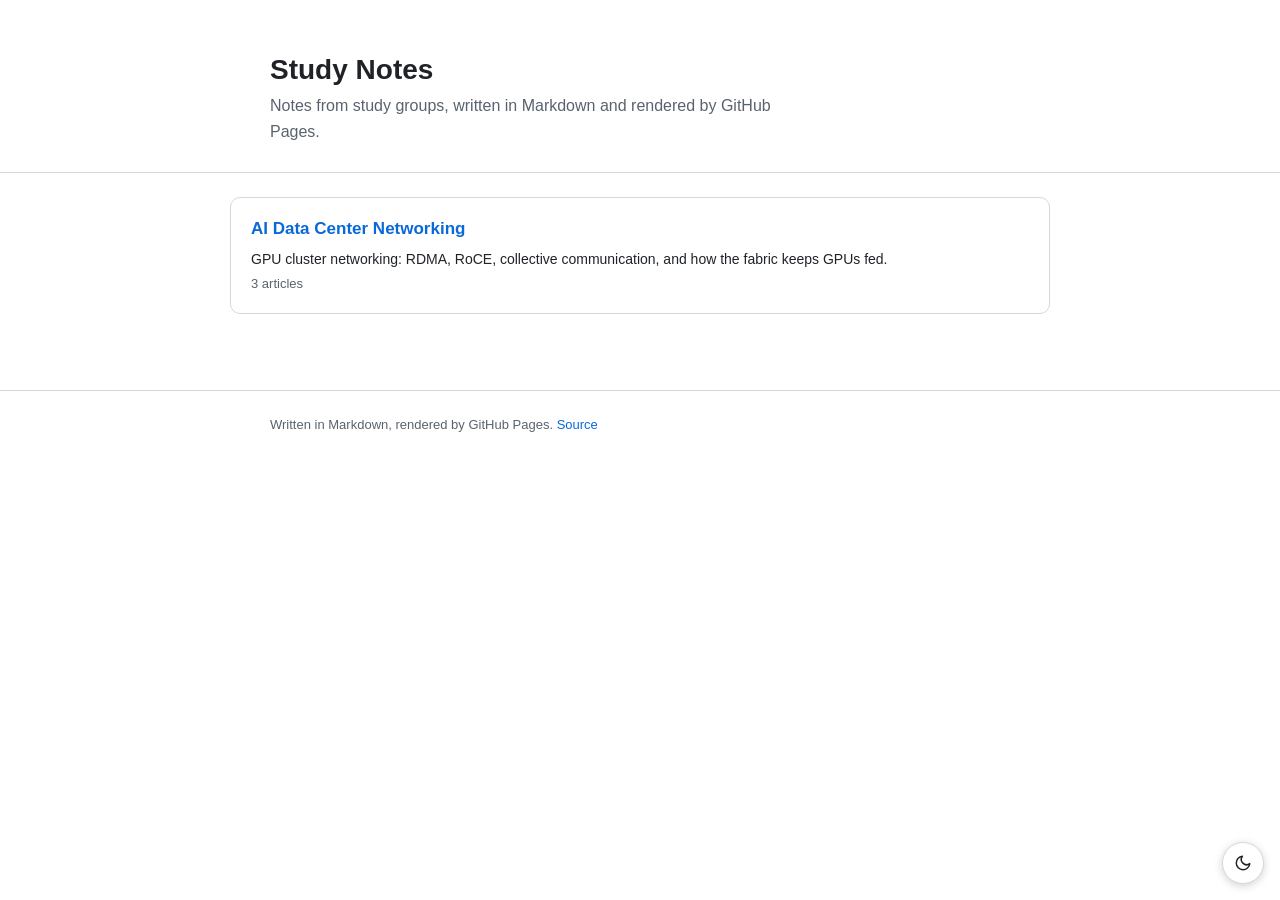
<file: public/index.html>
<!doctype html>
<html lang="en">
<head>
<meta charset="utf-8">
<meta name="viewport" content="width=device-width, initial-scale=1">
<title>Study Notes</title>
<script>try{var t=localStorage.getItem('theme');if(t==='dark'||t==='light')document.documentElement.setAttribute('data-theme',t);}catch(e){}</script>
<link rel="stylesheet" href="assets/style.css?v=4">
<script defer src="assets/theme.js?v=4"></script>
</head>
<body>
<header class="site-head">
  <div class="wrap">
    <h1 id="site-title">Study Notes</h1>
    <p id="site-desc" class="desc"></p>
  </div>
</header>

<main class="wrap studies">
  <ul class="study-list" id="studies"></ul>
</main>

<footer class="foot">
  <div class="wrap">Written in Markdown, rendered by GitHub Pages. <a href="https://github.com/hhoikoo/study">Source</a></div>
</footer>

<script>
function el(tag, cls, html) { const n = document.createElement(tag); if (cls) n.className = cls; if (html != null) n.innerHTML = html; return n; }
function esc(s) { return String(s == null ? '' : s).replace(/[&<>"]/g, c => ({'&':'&amp;','<':'&lt;','>':'&gt;','"':'&quot;'}[c])); }

fetch('manifest.json', { cache: 'no-store' })
  .then(r => r.json())
  .then(data => {
    if (data.site) {
      if (data.site.title) { document.title = data.site.title; document.getElementById('site-title').textContent = data.site.title; }
      document.getElementById('site-desc').textContent = data.site.description || '';
    }
    const root = document.getElementById('studies');
    const studies = data.studies || [];
    if (!studies.length) { root.appendChild(el('li', 'empty-study', 'No studies yet.')); return; }
    for (const s of studies) {
      const li = el('li', 'study-item');
      const href = encodeURIComponent(s.id) + '/';
      const count = (s.articles || []).length;
      li.appendChild(el('div', null, `<a class="title" href="${href}">${esc(s.title)}</a>`));
      if (s.description) li.appendChild(el('div', 'summary', esc(s.description)));
      li.appendChild(el('div', 'meta', count + (count === 1 ? ' article' : ' articles')));
      root.appendChild(li);
    }
  })
  .catch(err => { document.getElementById('studies').appendChild(el('li', 'empty-study', 'Failed to load: ' + esc(err.message))); });
</script>
</body>
</html>
</file>
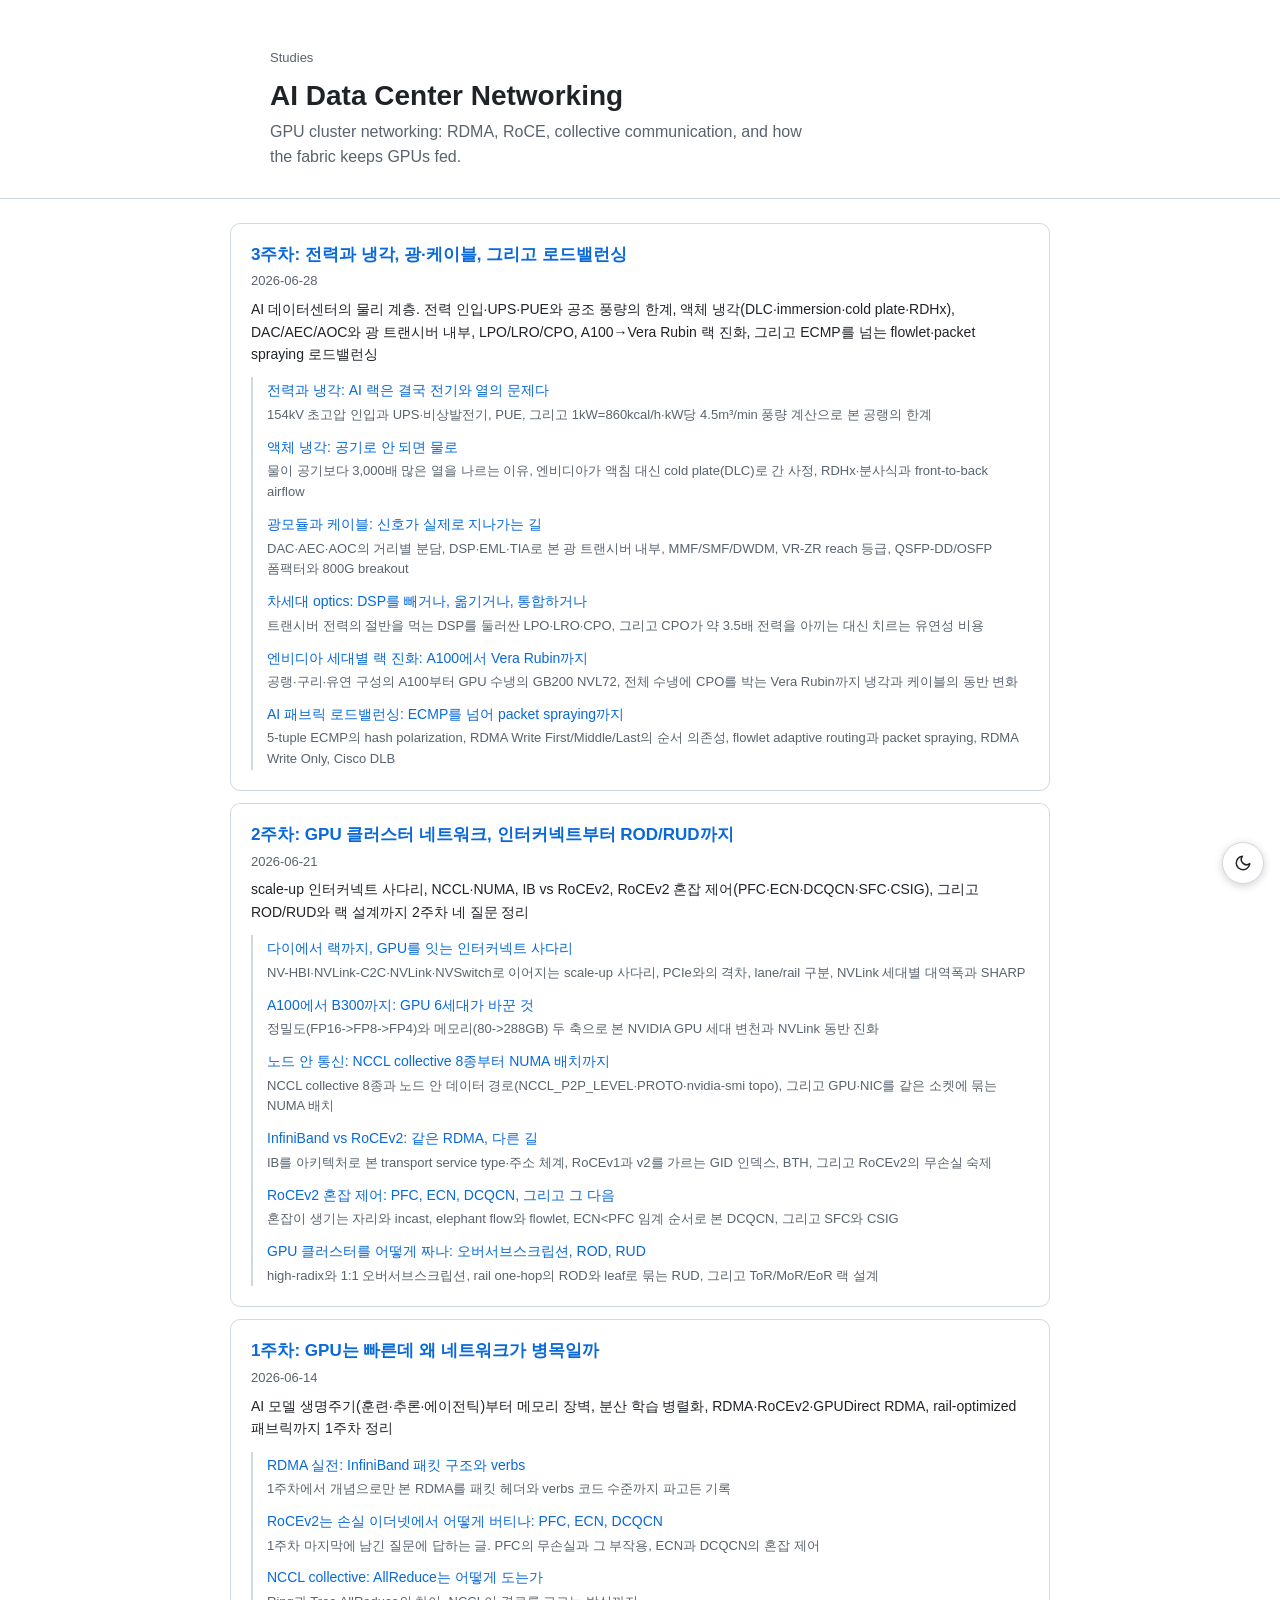
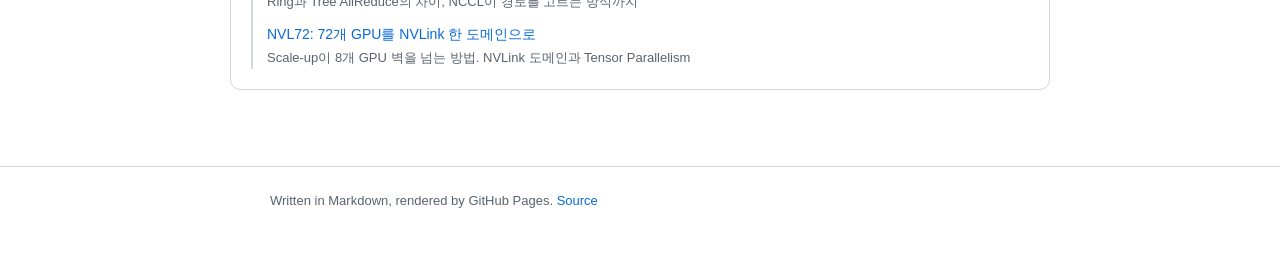
<file: public/aidcnw/index.html>
<!doctype html>
<html lang="en">
<head>
<meta charset="utf-8">
<meta name="viewport" content="width=device-width, initial-scale=1">
<title>Study</title>
<script>try{var t=localStorage.getItem('theme');if(t==='dark'||t==='light')document.documentElement.setAttribute('data-theme',t);}catch(e){}</script>
<link rel="stylesheet" href="../assets/style.css?v=4">
<script defer src="../assets/theme.js?v=4"></script>
</head>
<body>
<header class="site-head">
  <div class="wrap">
    <a class="back" href="../">Studies</a>
    <h1 id="study-title">Study</h1>
    <p id="study-desc" class="desc"></p>
  </div>
</header>

<main class="wrap studies">
  <ul class="article-list" id="articles"></ul>
</main>

<footer class="foot">
  <div class="wrap">Written in Markdown, rendered by GitHub Pages. <a href="https://github.com/hhoikoo/study">Source</a></div>
</footer>

<script>
function el(tag, cls, html) { const n = document.createElement(tag); if (cls) n.className = cls; if (html != null) n.innerHTML = html; return n; }
function esc(s) { return String(s == null ? '' : s).replace(/[&<>"]/g, c => ({'&':'&amp;','<':'&lt;','>':'&gt;','"':'&quot;'}[c])); }

const id = location.pathname.replace(/\/index\.html$/, '').replace(/\/$/, '').split('/').pop();

fetch('../manifest.json', { cache: 'no-store' })
  .then(r => r.json())
  .then(data => {
    const study = (data.studies || []).find(s => s.id === id);
    const list = document.getElementById('articles');
    if (!study) { document.getElementById('study-title').textContent = id; list.appendChild(el('li', 'empty-study', 'Study not found in manifest.')); return; }

    document.title = study.title;
    document.getElementById('study-title').textContent = study.title;
    document.getElementById('study-desc').textContent = study.description || '';

    const articles = study.articles || [];
    if (!articles.length) { list.appendChild(el('li', 'empty-study', 'No articles yet.')); return; }
    for (const a of articles) {
      const li = el('li', 'article-item');
      const href = encodeURIComponent(a.slug) + '/';
      li.appendChild(el('div', null, `<a class="title" href="${href}">${esc(a.title)}</a>`));
      if (a.date) li.appendChild(el('div', 'meta', esc(a.date)));
      if (a.summary) li.appendChild(el('div', 'summary', esc(a.summary)));
      const children = a.children || [];
      if (children.length) {
        const sub = el('ul', 'subarticle-list');
        for (const c of children) {
          const chref = href + encodeURIComponent(c.slug) + '/';
          const item = el('li', 'subarticle-item');
          item.appendChild(el('span', null, `<a href="${chref}">${esc(c.title)}</a>`));
          if (c.summary) item.appendChild(el('span', 'sub-summary', esc(c.summary)));
          sub.appendChild(item);
        }
        li.appendChild(sub);
      }
      list.appendChild(li);
    }
  })
  .catch(err => { document.getElementById('articles').appendChild(el('li', 'empty-study', 'Failed to load: ' + esc(err.message))); });
</script>
</body>
</html>
</file>
<file: public/assets/style.css>
:root {
  --bg: #ffffff;
  --fg: #1f2328;
  --muted: #59636e;
  --border: #d1d9e0;
  --link: #0969da;
  --accent-bg: #f6f8fa;
  --bar-bg: rgba(255, 255, 255, .92);
  --max: 820px;
  --gutter: clamp(24px, 5vw, 40px);
  --tok-comment: #6e7781;
  --tok-keyword: #cf222e;
  --tok-string: #0a3069;
  --tok-number: #0550ae;
  --tok-title: #8250df;
  --tok-type: #953800;
  --tok-meta: #116329;
  color-scheme: light;
}

:root[data-theme="dark"] {
  --bg: #0d1117;
  --fg: #e6edf3;
  --muted: #9198a1;
  --border: #30363d;
  --link: #4493f8;
  --accent-bg: #161b22;
  --bar-bg: rgba(13, 17, 23, .92);
  --tok-comment: #8b949e;
  --tok-keyword: #ff7b72;
  --tok-string: #a5d6ff;
  --tok-number: #79c0ff;
  --tok-title: #d2a8ff;
  --tok-type: #ffa657;
  --tok-meta: #7ee787;
  color-scheme: dark;
}

@media (prefers-color-scheme: dark) {
  :root:not([data-theme]) {
    --bg: #0d1117;
    --fg: #e6edf3;
    --muted: #9198a1;
    --border: #30363d;
    --link: #4493f8;
    --accent-bg: #161b22;
    --bar-bg: rgba(13, 17, 23, .92);
    --tok-comment: #8b949e;
    --tok-keyword: #ff7b72;
    --tok-string: #a5d6ff;
    --tok-number: #79c0ff;
    --tok-title: #d2a8ff;
    --tok-type: #ffa657;
    --tok-meta: #7ee787;
    color-scheme: dark;
  }
}

* { box-sizing: border-box; }
html { -webkit-text-size-adjust: 100%; scroll-padding-top: 64px; }

body {
  margin: 0;
  background: var(--bg);
  color: var(--fg);
  font-family: -apple-system, BlinkMacSystemFont, "Segoe UI", "Apple SD Gothic Neo", "Noto Sans KR", Helvetica, Arial, sans-serif;
  line-height: 1.6;
  -webkit-font-smoothing: antialiased;
}

a { color: var(--link); text-decoration: none; }
a:hover { text-decoration: underline; }

.wrap { width: 100%; max-width: var(--max); margin: 0 auto; padding-inline: var(--gutter); }

/* headers */
.site-head { border-bottom: 1px solid var(--border); padding: clamp(28px, 6vw, 44px) 0 clamp(20px, 4vw, 28px); }
.site-head h1 { margin: 8px 0 6px; font-size: clamp(22px, 5vw, 28px); line-height: 1.25; }
.site-head .desc { margin: 0; color: var(--muted); max-width: 60ch; }
.site-head a.back { font-size: 13px; color: var(--muted); }
.site-head a.back:hover { color: var(--link); }

/* lists (studies + articles share styling) */
.studies { padding: clamp(16px, 4vw, 24px) 0 64px; }
.study-list, .article-list { list-style: none; margin: 0; padding: 0; }
.study-item, .article-item {
  padding: clamp(14px, 3.5vw, 18px) clamp(16px, 4vw, 20px);
  border: 1px solid var(--border);
  border-radius: 10px;
  margin-bottom: 12px;
  transition: border-color .15s, background .15s, box-shadow .15s;
}
.study-item:hover, .article-item:hover {
  border-color: var(--link);
  background: var(--accent-bg);
  box-shadow: 0 1px 3px rgba(31, 35, 40, .08);
}
.study-item a.title, .article-item a.title {
  font-size: clamp(15px, 4vw, 17px);
  font-weight: 600;
  line-height: 1.35;
  word-break: keep-all;
  overflow-wrap: anywhere;
}
.study-item .meta, .article-item .meta { color: var(--muted); font-size: 13px; margin-top: 4px; }
.study-item .summary, .article-item .summary {
  color: var(--fg);
  font-size: 14px;
  margin-top: 6px;
  word-break: keep-all;
  overflow-wrap: anywhere;
}
.empty-study { color: var(--muted); font-size: 14px; font-style: italic; list-style: none; }

/* sub-articles nested inside an article card */
.subarticle-list { list-style: none; margin: 12px 0 2px; padding-left: 14px; border-left: 2px solid var(--border); }
.subarticle-item { margin-top: 8px; }
.subarticle-item:first-child { margin-top: 0; }
.subarticle-item a { font-size: 14px; font-weight: 500; word-break: keep-all; overflow-wrap: anywhere; }
.subarticle-item .sub-summary { display: block; color: var(--muted); font-size: 13px; margin-top: 2px; word-break: keep-all; overflow-wrap: anywhere; }

.foot { color: var(--muted); font-size: 13px; padding: 24px 0 48px; border-top: 1px solid var(--border); }

/* article viewer */
.viewer-bar { position: sticky; top: 0; z-index: 5; background: var(--bar-bg); backdrop-filter: blur(6px); border-bottom: 1px solid var(--border); }
.viewer-bar .wrap { display: flex; align-items: center; gap: 8px; min-width: 0; height: 52px; }
.viewer-bar a.back { font-size: 14px; white-space: nowrap; }
.viewer-bar .sep { color: var(--muted); flex: none; }
.viewer-bar #study-link { min-width: 0; overflow: hidden; text-overflow: ellipsis; white-space: nowrap; }
.doc-wrap { padding: clamp(20px, 5vw, 32px) 0 80px; }

/* zero-md renders github-markdown-css in shadow DOM (responsive images + scrollable code already) */
zero-md { display: block; }

/* theme toggle: fixed floating badge, consistent on every page */
.theme-toggle {
  position: fixed;
  bottom: 16px;
  right: 16px;
  z-index: 50;
  width: 42px;
  height: 42px;
  display: inline-flex;
  align-items: center;
  justify-content: center;
  padding: 0;
  border: 1px solid var(--border);
  border-radius: 50%;
  background: var(--bg);
  color: var(--fg);
  cursor: pointer;
  box-shadow: 0 2px 8px rgba(0, 0, 0, .18);
}
.theme-toggle:hover { background: var(--accent-bg); border-color: var(--link); }

@media (max-width: 600px) {
  .study-item, .article-item { margin-bottom: 10px; }
  .foot { padding: 20px 0 40px; }
}
</file>
